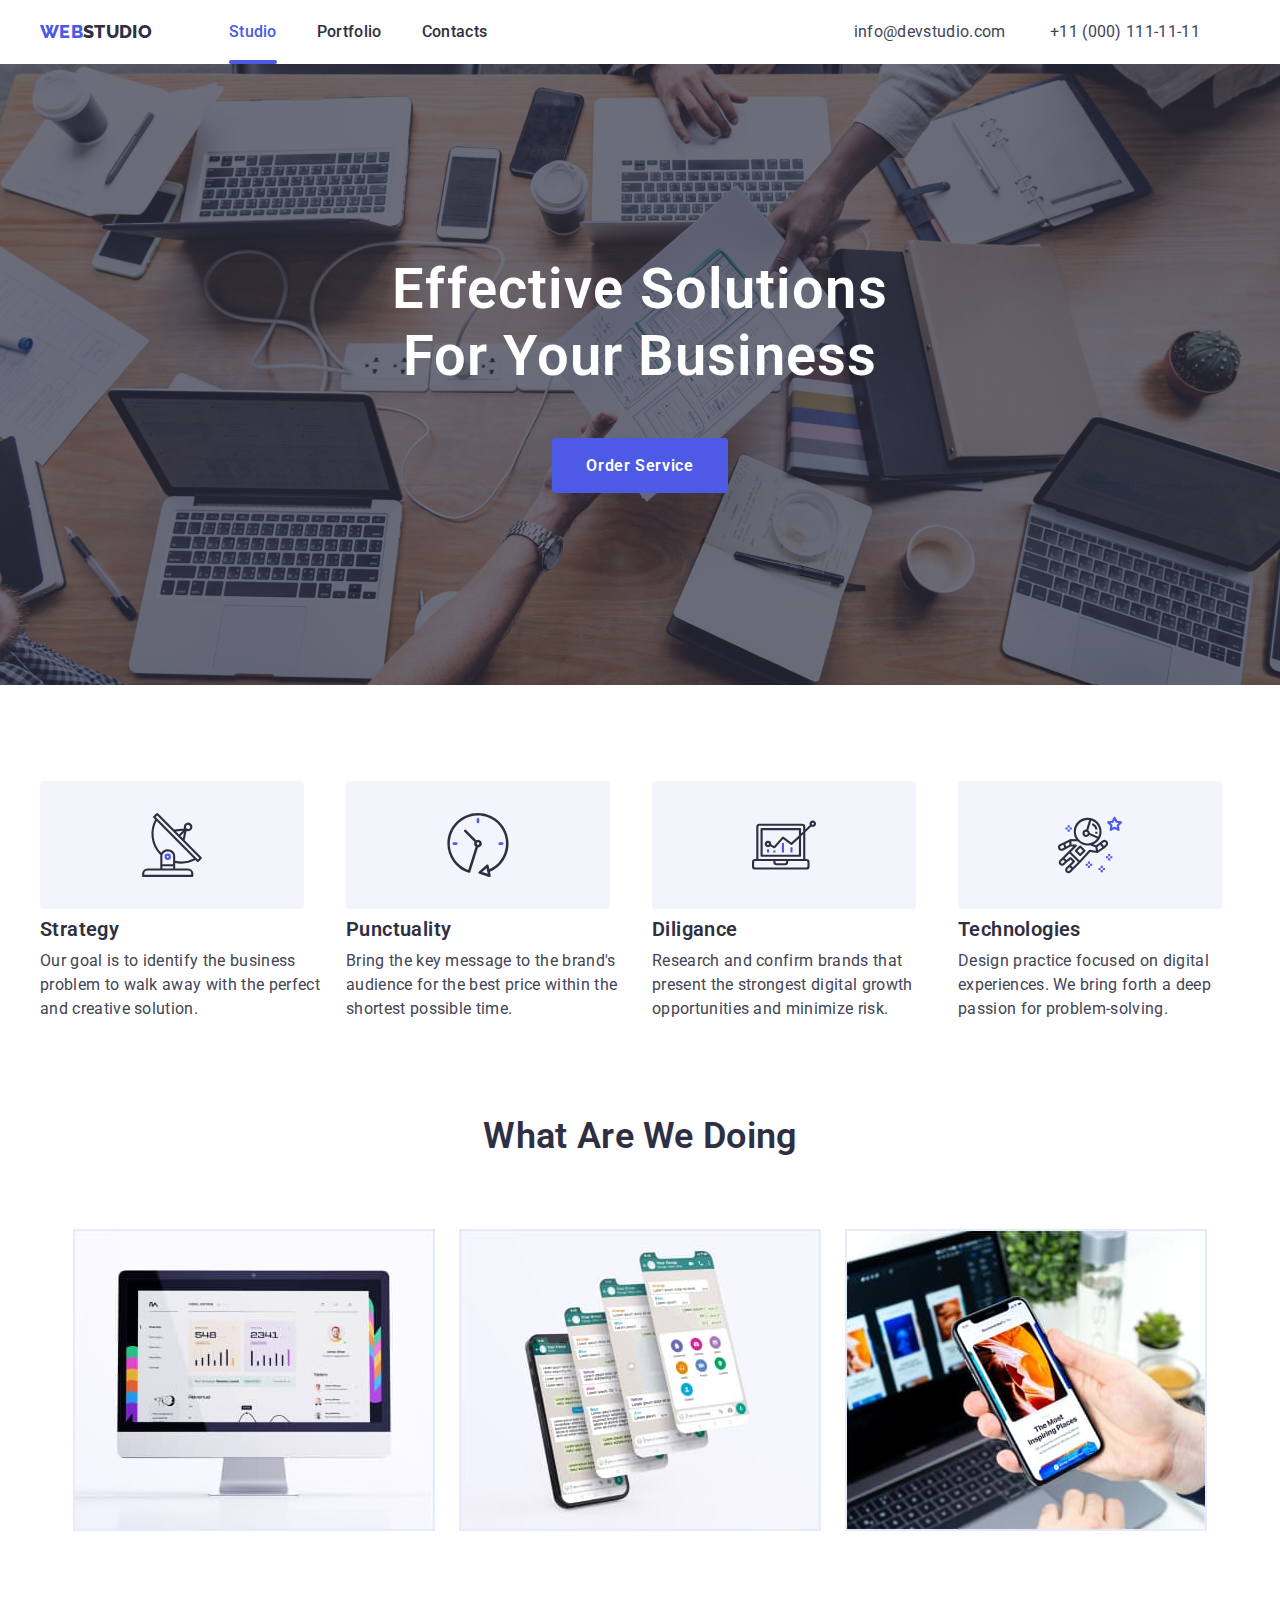
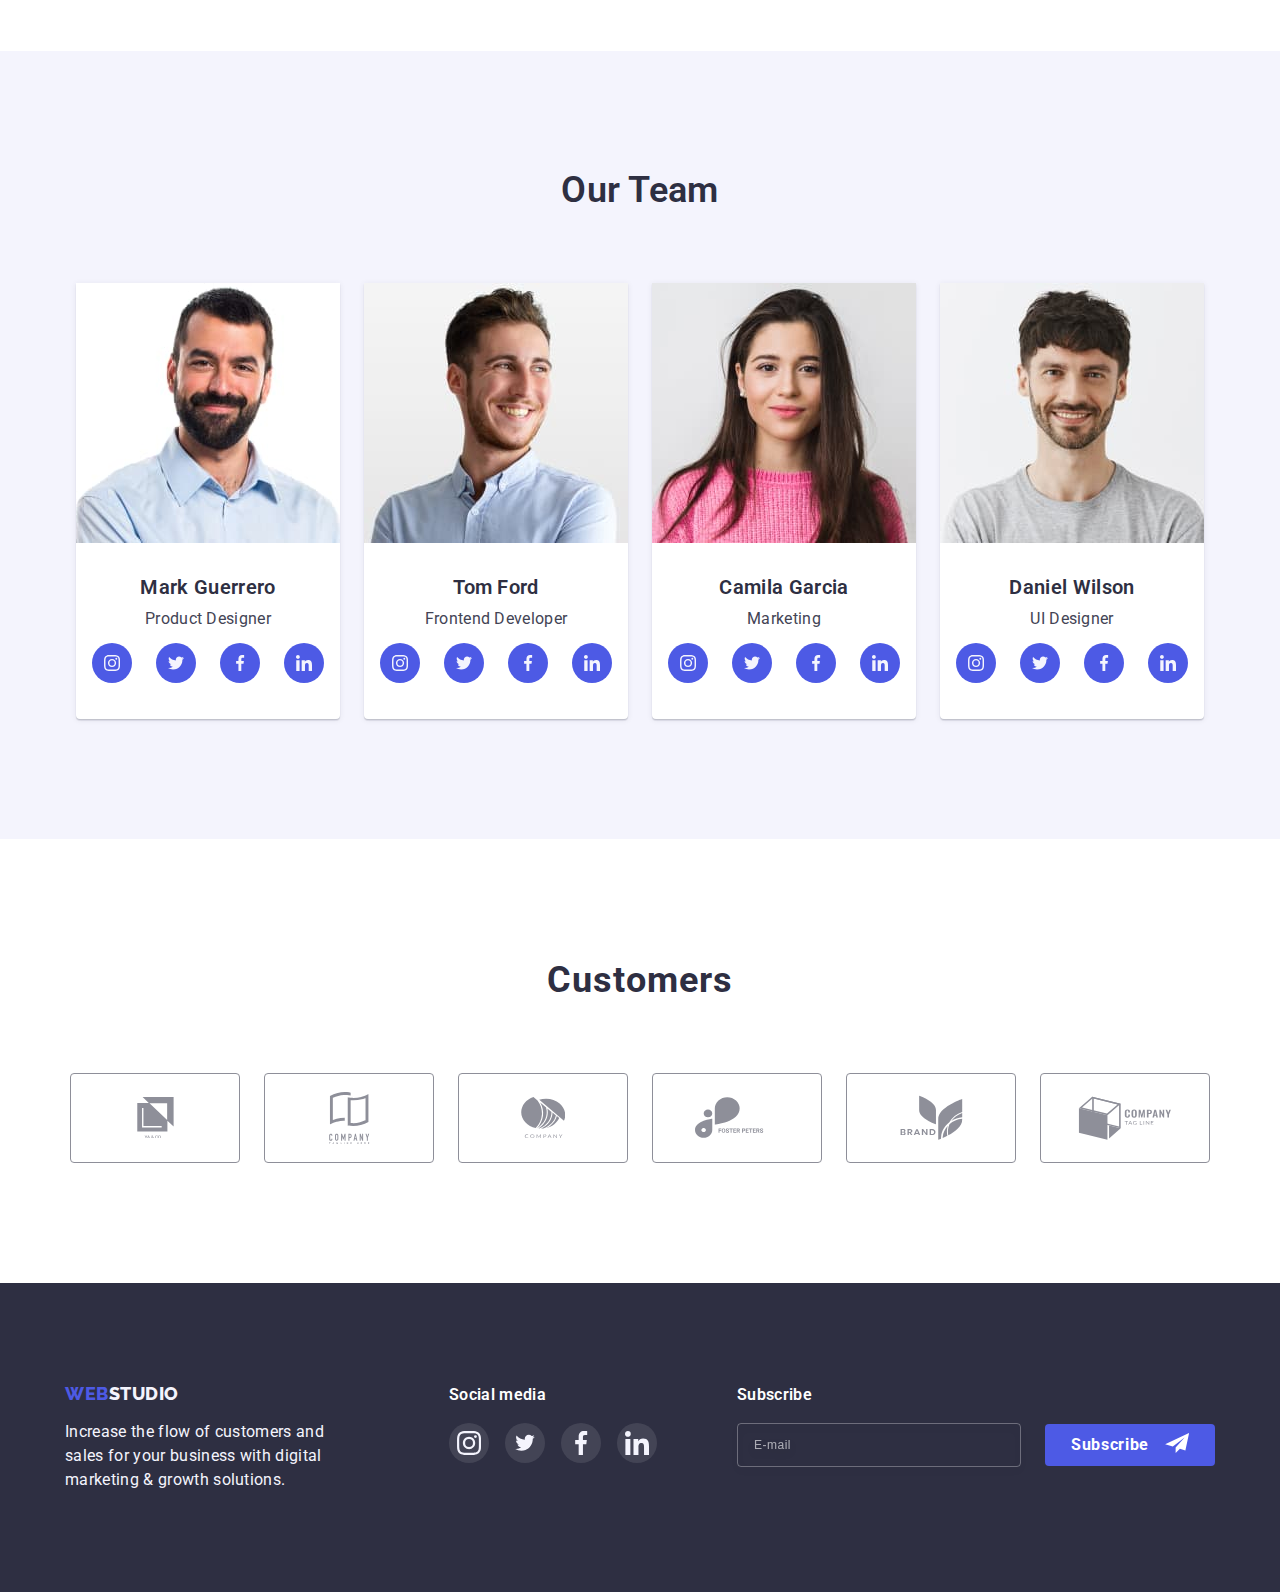
<file: index.html>
<!DOCTYPE html>
<html lang="en">
  <head>
    <meta charset="UTF-8" />
    <meta http-equiv="X-UA-Compatible" content="IE=edge" />
    <meta name="viewport" content="width=device-width, initial-scale=1.0" />
    <title>Document</title>
    <link
      href="https://fonts.googleapis.com/css2?family=Raleway:wght@800&family=Roboto:wght@400;500;700&display=swap"
      rel="stylesheet"
    />
    <link
      rel="stylesheet"
      href="https://cdnjs.cloudflare.com/ajax/libs/modern-normalize/1.1.0/modern-normalize.min.css"
      integrity="sha512-wpPYUAdjBVSE4KJnH1VR1HeZfpl1ub8YT/NKx4PuQ5NmX2tKuGu6U/JRp5y+Y8XG2tV+wKQpNHVUX03MfMFn9Q=="
      crossorigin="anonymous"
      referrerpolicy="no-referrer"
    />
    <link rel="stylesheet" href="./css/style.css" />
    <link rel="stylesheet" href="./css/mobile.css" />
    <link rel="stylesheet" href="./css/tablet.css" />
    <link rel="stylesheet" href="./css/desktop.css" />
  </head>
  <body>
    <header class="page">
      <div class="container main-nav">
        <a href="./index.html" class="logo">
          <span class="first-logo"> WEB </span> STUDIO
        </a>
        <nav class="navigation">
          <ul class="nav-page list">
            <li class="item"><a href="" class="link current">Studio</a></li>
            <li class="item">
              <a href="./portfolio.html" class="link">Portfolio</a>
            </li>
            <li class="item"><a href="" class="link">Contacts</a></li>
          </ul>
        </nav>
        <button type="button" class="mobile-menu-open js-open-menu">
          <svg class="mobile-menu-open_icon" width="32px" height="32px">
            <use href="./img/bcg-images/symbol-defs.svg#icon-hamburger"></use>
          </svg>
        </button>
        <ul class="adress-nav list">
          <li class="item">
            <a class="link" href="mailto:info@devstudio.com"
              >info@devstudio.com</a
            >
          </li>
          <li class="item">
            <a class="link" href="tel:+110001111111">+11 (000) 111-11-11</a>
          </li>
        </ul>
      </div>
      <div class="mobile-menu js-menu-container">
        <div class="container mobile-menu_container">
          <div class="mob-menu-top">
            <button type="button" class="mobile-menu-closed js-close-menu">
              <svg class="mobile-menu-closed_icon" width="8px" height="8px">
                <use href="./img/bcg-images/vector-defs.svg#icon-vector"></use>
              </svg>
            </button>
            <ul class="adress-nav-mobile list">
              <li class="mobile-item">
                <a class="mobile-link current" href="">Studio</a>
              </li>
              <li class="mobile-item">
                <a class="mobile-link" href="./portfolio.html">Portfolio</a>
              </li>
              <li class="mobile-item">
                <a class="mobile-link" href="">Contacts</a>
              </li>
            </ul>
          </div>
          <div class="mob-menu-bottom">
            <ul class="adress-mobile list">
              <li class="mobile-item">
                <a class="mobile-link phone" href="">+11 (000) 111-11-11</a>
              </li>
              <li class="mobile-item">
                <a class="mobile-link" href="">info@devstudio.com</a>
              </li>
            </ul>
            <ul class="mobile-list list">
              <li class="mobile-icon">
                <a href="" class="mobile-list-link">
                  <svg class="instagram-icon" width="24px" height="24px">
                    <use
                      href="./img/bcg-images/symbol-defs.svg#icon-instagram"
                    ></use>
                  </svg>
                </a>
              </li>
              <li class="mobile-icon">
                <a href="" class="mobile-list-link">
                  <svg class="twitter-icon" width="24px" height="24px">
                    <use
                      href="./img/bcg-images/symbol-defs.svg#icon-twitter"
                    ></use>
                  </svg>
                </a>
              </li>
              <li class="mobile-icon">
                <a href="" class="mobile-list-link">
                  <svg class="facebool-icon" width="24px" height="24px">
                    <use
                      href="./img/bcg-images/symbol-defs.svg#icon-facebook"
                    ></use>
                  </svg>
                </a>
              </li>
              <li class="mobile-icon">
                <a href="" class="mobile-list-link">
                  <svg class="linkedin-icon" width="24px" height="24px">
                    <use
                      href="./img/bcg-images/symbol-defs.svg#icon-linkedin"
                    ></use>
                  </svg>
                </a>
              </li>
            </ul>
          </div>
        </div>
      </div>
    </header>
    <main>
      <section class="hero overlay">
        <h1 class="tittle">Effective Solutions<br />for Your Business</h1>
        <button type="button" class="button" data-modal-open>
          Order Service
        </button>
        <div class="backdrop is-hidden" data-modal >
          <div class="modal">
            <h1 class="modal-header">
              Leave your contacts and we will call you back
            </h1>
            <button data-modal-close type="button" class="button-closed">
              <svg class="icon-closed" width="8px" height="8px">
                <use href="./img/bcg-images/vector-defs.svg#icon-vector"></use>
              </svg>
            </button>
            <form class="form">
              <div role="group">
                <label class="form-field">
                  <span class="form-label">Name</span>
                  <input type="text" name="name" />
                  <svg class="icon-person" width="18px" height="24px">
                    <use
                      href="./img/bcg-images/symbol-modal.svg#icon-person"
                    ></use>
                  </svg>
                </label>
                <label class="form-field">
                  <span class="form-label">Phone</span>
                  <input type="tel" name="phone-number" />
                  <svg class="icon-person" width="18px" height="24px">
                    <use
                      href="./img/bcg-images/symbol-modal.svg#icon-phone"
                    ></use>
                  </svg>
                </label>
                <label class="form-field">
                  <span class="form-label">Email</span>
                  <input type="email" name="email" />
                  <svg class="icon-person" width="18px" height="24px">
                    <use
                      href="./img/bcg-images/symbol-modal.svg#icon-email"
                    ></use>
                  </svg>
                </label>
                <label class="form-field">
                  <span class="form-label comment">Comment</span>
                  <textarea
                    class="textarea-form"
                    name="comment"
                    cols="30"
                    rows="10"
                    placeholder="Text input"
                  ></textarea>
                </label>
                <div class="checkbox-field">
                  <input class="checkbox" type="checkbox" id="checkbox" />
                  <span class="checkbox-icon"></span>
                  <label class="text-checkbox" for="checkbox"
                    >I accept the terms and conditions of the
                    <a class="policy-link" href="">Privacy Policy</a></label
                  >
                </div>
                <button class="submit-button" type="submit">Send</button>
              </div>
            </form>
          </div>
        </div>
      </section>
      <section class="feature-section">
        <div class="container">
          <h2 class="tittle secret-name">Pluses of the company</h2>
          <ul class="features list">
            <li class="item">
              <div class="icon">
                <svg class="icon-feature" width="64px" height="64px">
                  <use
                    href="./img/bcg-images/symbol-defs-features.svg#icon-antenna"
                  ></use>
                </svg>
              </div>
              <h3 class="tittle">Strategy</h3>
              <p class="text">
                Our goal is to identify the business problem to walk away with
                the perfect and creative solution.
              </p>
            </li>
            <li class="item icon-punctuality">
              <div class="icon">
                <svg class="icon-feature" width="64px" height="64px">
                  <use
                    href="./img/bcg-images/symbol-defs-features.svg#icon-clock"
                  ></use>
                </svg>
              </div>
              <h3 class="tittle">Punctuality</h3>
              <p class="text">
                Bring the key message to the brand's audience for the best price
                within the shortest possible time.
              </p>
            </li>
            <li class="item icon-diligance">
              <div class="icon">
                <svg class="icon-feature" width="64px" height="64px">
                  <use
                    href="./img/bcg-images/symbol-defs-features.svg#icon-diagram"
                  ></use>
                </svg>
              </div>
              <h3 class="tittle">Diligance</h3>
              <p class="text">
                Research and confirm brands that present the strongest digital
                growth opportunities and minimize risk.
              </p>
            </li>
            <li class="item icon-technologies">
              <div class="icon">
                <svg class="icon-feature" width="64px" height="64px">
                  <use
                    href="./img/bcg-images/symbol-defs-features.svg#icon-astronaut"
                  ></use>
                </svg>
              </div>
              <h3 class="tittle">Technologies</h3>
              <p class="text">
                Design practice focused on digital experiences. We bring forth a
                deep passion for problem-solving.
              </p>
            </li>
          </ul>
        </div>
      </section>
      <section class="company">
        <div class="container">
          <h2 class="company-tittle">What Are We Doing</h2>
          <ul class="company list">
            <li class="item">
              <img
                srcset="./img/Rectangle71-2x.jpg 2x"
                src="./img/Rectangle71.jpg"
                alt="desktop"
                width="360"
              />
            </li>
            <li class="item">
              <img
                srcset="./img/Rectangle72-2x.jpg 2x"
                src="./img/Rectangle72.jpg"
                alt="phone"
                width="360"
              />
            </li>
            <li class="item">
              <img
                srcset="./img/Rectangle73-2x.jpg 2x"
                src="./img/Rectangle73.jpg"
                alt="phone"
                width="360"
              />
            </li>
          </ul>
        </div>
      </section>
      <section class="team">
        <div class="container">
          <h2 class="team-tittle">Our team</h2>
          <ul class="workers list">
            <li class="item">
              <img
                srcset="./img/img1-2x.jpg 2x"
                src="./img/img1.jpg"
                alt="co-worker"
                width="264"
                class="img-margin"
              />
              <h3 class="name">Mark Guerrero</h3>
              <p class="text">Product Designer</p>
              <ul class="team-list list">
                <li class="icons-item">
                  <a href="" class="soc-link">
                    <svg class="instagram-icon" width="16px" height="16px">
                      <use
                        href="./img/bcg-images/symbol-defs.svg#icon-instagram"
                      ></use>
                    </svg>
                  </a>
                </li>
                <li class="icons-item">
                  <a href="" class="soc-link">
                    <svg class="twitter-icon" width="16px" height="16px">
                      <use
                        href="./img/bcg-images/symbol-defs.svg#icon-twitter"
                      ></use>
                    </svg>
                  </a>
                </li>
                <li class="icons-item">
                  <a href="" class="soc-link">
                    <svg class="facebook-icon" width="16px" height="16px">
                      <use
                        href="./img/bcg-images/symbol-defs.svg#icon-facebook"
                      ></use></svg
                  ></a>
                </li>
                <li class="icons-item">
                  <a href="" class="soc-link">
                    <svg class="linkedin-icon" width="16px" height="16px">
                      <use
                        href="./img/bcg-images/symbol-defs.svg#icon-linkedin"
                      ></use></svg
                  ></a>
                </li>
              </ul>
            </li>
            <li class="item">
              <img
                srcset="./img/img2-2x.jpg 2x"
                src="./img/img2.jpg"
                alt="co-worker"
                width="264"
                class="img-margin"
              />
              <h3 class="name">Tom Ford</h3>
              <p class="text">Frontend Developer</p>
              <ul class="team-list list">
                <li class="icons-item">
                  <a href="" class="soc-link">
                    <svg class="instagram-icon" width="16px" height="16px">
                      <use
                        href="./img/bcg-images/symbol-defs.svg#icon-instagram"
                      ></use>
                    </svg>
                  </a>
                </li>
                <li class="icons-item">
                  <a href="" class="soc-link">
                    <svg class="twitter-icon" width="16px" height="16px">
                      <use
                        href="./img/bcg-images/symbol-defs.svg#icon-twitter"
                      ></use>
                    </svg>
                  </a>
                </li>
                <li class="icons-item">
                  <a href="" class="soc-link">
                    <svg class="facebook-icon" width="16px" height="16px">
                      <use
                        href="./img/bcg-images/symbol-defs.svg#icon-facebook"
                      ></use></svg
                  ></a>
                </li>
                <li class="icons-item">
                  <a href="" class="soc-link">
                    <svg class="linkedin-icon" width="16px" height="16px">
                      <use
                        href="./img/bcg-images/symbol-defs.svg#icon-linkedin"
                      ></use></svg
                  ></a>
                </li>
              </ul>
            </li>
            <li class="item">
              <img
                srcset="./img/img3-2x.jpg 2x"
                src="./img/img3.jpg"
                alt="co-worker"
                width="264"
                class="img-margin"
              />
              <h3 class="name">Camila Garcia</h3>
              <p class="text">Marketing</p>
              <ul class="team-list list">
                <li class="icons-item">
                  <a href="" class="soc-link">
                    <svg class="instagram-icon" width="16px" height="16px">
                      <use
                        href="./img/bcg-images/symbol-defs.svg#icon-instagram"
                      ></use>
                    </svg>
                  </a>
                </li>
                <li class="icons-item">
                  <a href="" class="soc-link">
                    <svg class="twitter-icon" width="16px" height="16px">
                      <use
                        href="./img/bcg-images/symbol-defs.svg#icon-twitter"
                      ></use>
                    </svg>
                  </a>
                </li>
                <li class="icons-item">
                  <a href="" class="soc-link">
                    <svg class="facebook-icon" width="16px" height="16px">
                      <use
                        href="./img/bcg-images/symbol-defs.svg#icon-facebook"
                      ></use></svg
                  ></a>
                </li>
                <li class="icons-item">
                  <a href="" class="soc-link">
                    <svg class="linkedin-icon" width="16px" height="16px">
                      <use
                        href="./img/bcg-images/symbol-defs.svg#icon-linkedin"
                      ></use></svg
                  ></a>
                </li>
              </ul>
            </li>
            <li class="item">
              <img
                srcset="./img/img4-2x.jpg 2x"
                src="./img/img4.jpg"
                alt="co-worker"
                width="264"
                class="img-margin"
              />
              <h3 class="name">Daniel Wilson</h3>
              <p class="text">UI Designer</p>
              <ul class="team-list list">
                <li class="icons-item">
                  <a href="" class="soc-link">
                    <svg class="instagram-icon" width="16px" height="16px">
                      <use
                        href="./img/bcg-images/symbol-defs.svg#icon-instagram"
                      ></use>
                    </svg>
                  </a>
                </li>
                <li class="icons-item">
                  <a href="" class="soc-link">
                    <svg class="twitter-icon" width="16px" height="16px">
                      <use
                        href="./img/bcg-images/symbol-defs.svg#icon-twitter"
                      ></use>
                    </svg>
                  </a>
                </li>
                <li class="icons-item">
                  <a href="" class="soc-link">
                    <svg class="facebook-icon" width="16px" height="16px">
                      <use
                        href="./img/bcg-images/symbol-defs.svg#icon-facebook"
                      ></use></svg
                  ></a>
                </li>
                <li class="icons-item">
                  <a href="" class="soc-link">
                    <svg class="linkedin-icon" width="16px" height="16px">
                      <use
                        href="./img/bcg-images/symbol-defs.svg#icon-linkedin"
                      ></use>
                    </svg>
                  </a>
                </li>
              </ul>
            </li>
          </ul>
        </div>
      </section>
      <section class="customers-section">
        <div class="container">
          <h1 class="customers-tittle">Customers</h1>
          <ul class="customers list">
            <li class="customers-item">
              <a href="" class="customers-link">
                <svg class="picture" width="41px" height="41.67px">
                  <use
                    href="./img/bcg-images/symbol-defs-customers.svg#icon-group"
                  ></use>
                </svg>
              </a>
            </li>
            <li class="customers-item">
              <a href="" class="customers-link">
                <svg class="picture" width="41px" height="52px">
                  <use
                    href="./img/bcg-images/symbol-defs-customers.svg#icon-group-2"
                  ></use>
                </svg>
              </a>
            </li>
            <li class="customers-item">
              <a href="" class="customers-link">
                <svg class="picture" width="44px" height="41px">
                  <use
                    href="./img/bcg-images/symbol-defs-customers.svg#icon-group-3"
                  ></use>
                </svg>
              </a>
            </li>
            <li class="customers-item">
              <a href="" class="customers-link">
                <svg class="picture" width="84px" height="41px">
                  <use
                    href="./img/bcg-images/symbol-defs-customers.svg#icon-group-4"
                  ></use>
                </svg>
              </a>
            </li>
            <li class="customers-item">
              <a href="" class="customers-link">
                <svg class="picture" width="63px" height="45px">
                  <use
                    href="./img/bcg-images/symbol-defs-customers.svg#icon-group-5"
                  ></use>
                </svg>
              </a>
            </li>
            <li class="customers-item">
              <a href="" class="customers-link">
                <svg class="picture" width="94px" height="44px">
                  <use
                    href="./img/bcg-images/symbol-defs-customers.svg#icon-group-6"
                  ></use>
                </svg>
              </a>
            </li>
          </ul>
        </div>
      </section>
    </main>
    <footer class="end">
      <div class="container footer">
        <div class="logotype">
          <a href="./index.html" class="end logo">
            <span class="first-logo"> WEB </span> STUDIO
          </a>
          <p class="text-footer">
            Increase the flow of customers and sales for your business with
            digital marketing & growth solutions.
          </p>
        </div>
        <div class="social-media">
          <h2 class="tittle-social">Social media</h2>
          <ul class="social list">
            <li class="social-item">
              <a href="" class="social-link">
                <svg class="social-instagram" width="24px" height="24px">
                  <use
                    href="./img/bcg-images/symbol-defs.svg#icon-instagram"
                  ></use>
                </svg>
              </a>
            </li>
            <li class="social-item">
              <a href="" class="social-link">
                <svg class="social-twitter" width="24px" height="19.5px">
                  <use
                    href="./img/bcg-images/symbol-defs.svg#icon-twitter"
                  ></use>
                </svg>
              </a>
            </li>
            <li class="social-item">
              <a href="" class="social-link">
                <svg class="social-facebook" width="24px" height="24px">
                  <use
                    href="./img/bcg-images/symbol-defs.svg#icon-facebook"
                  ></use>
                </svg>
              </a>
            </li>
            <li class="social-item">
              <a href="" class="social-link">
                <svg class="social-linkedin" width="24px" height="24px">
                  <use
                    href="./img/bcg-images/symbol-defs.svg#icon-linkedin"
                  ></use>
                </svg>
              </a>
            </li>
          </ul>
        </div>
        <form class="footer-form">
          <h2 class="tittle-social">Subscribe</h2>
          <div class="footer-subcribe">
            <input
              class="subcribe-field"
              type="email"
              name="email"
              placeholder="E-mail"
            />
            <button class="subcribe" type="submit">
              Subscribe
              <svg class="icon-telegram" width="24px" height="20px">
                <use href="./img/bcg-images/send-defs.svg#icon-send"></use>
              </svg>
            </button>
          </div>
        </form>
      </div>
    </footer>
    <script src="./js/mobile-menu.js"></script>
    <script src="./js/modal.js"></script>
  </body>
</html>
</file>
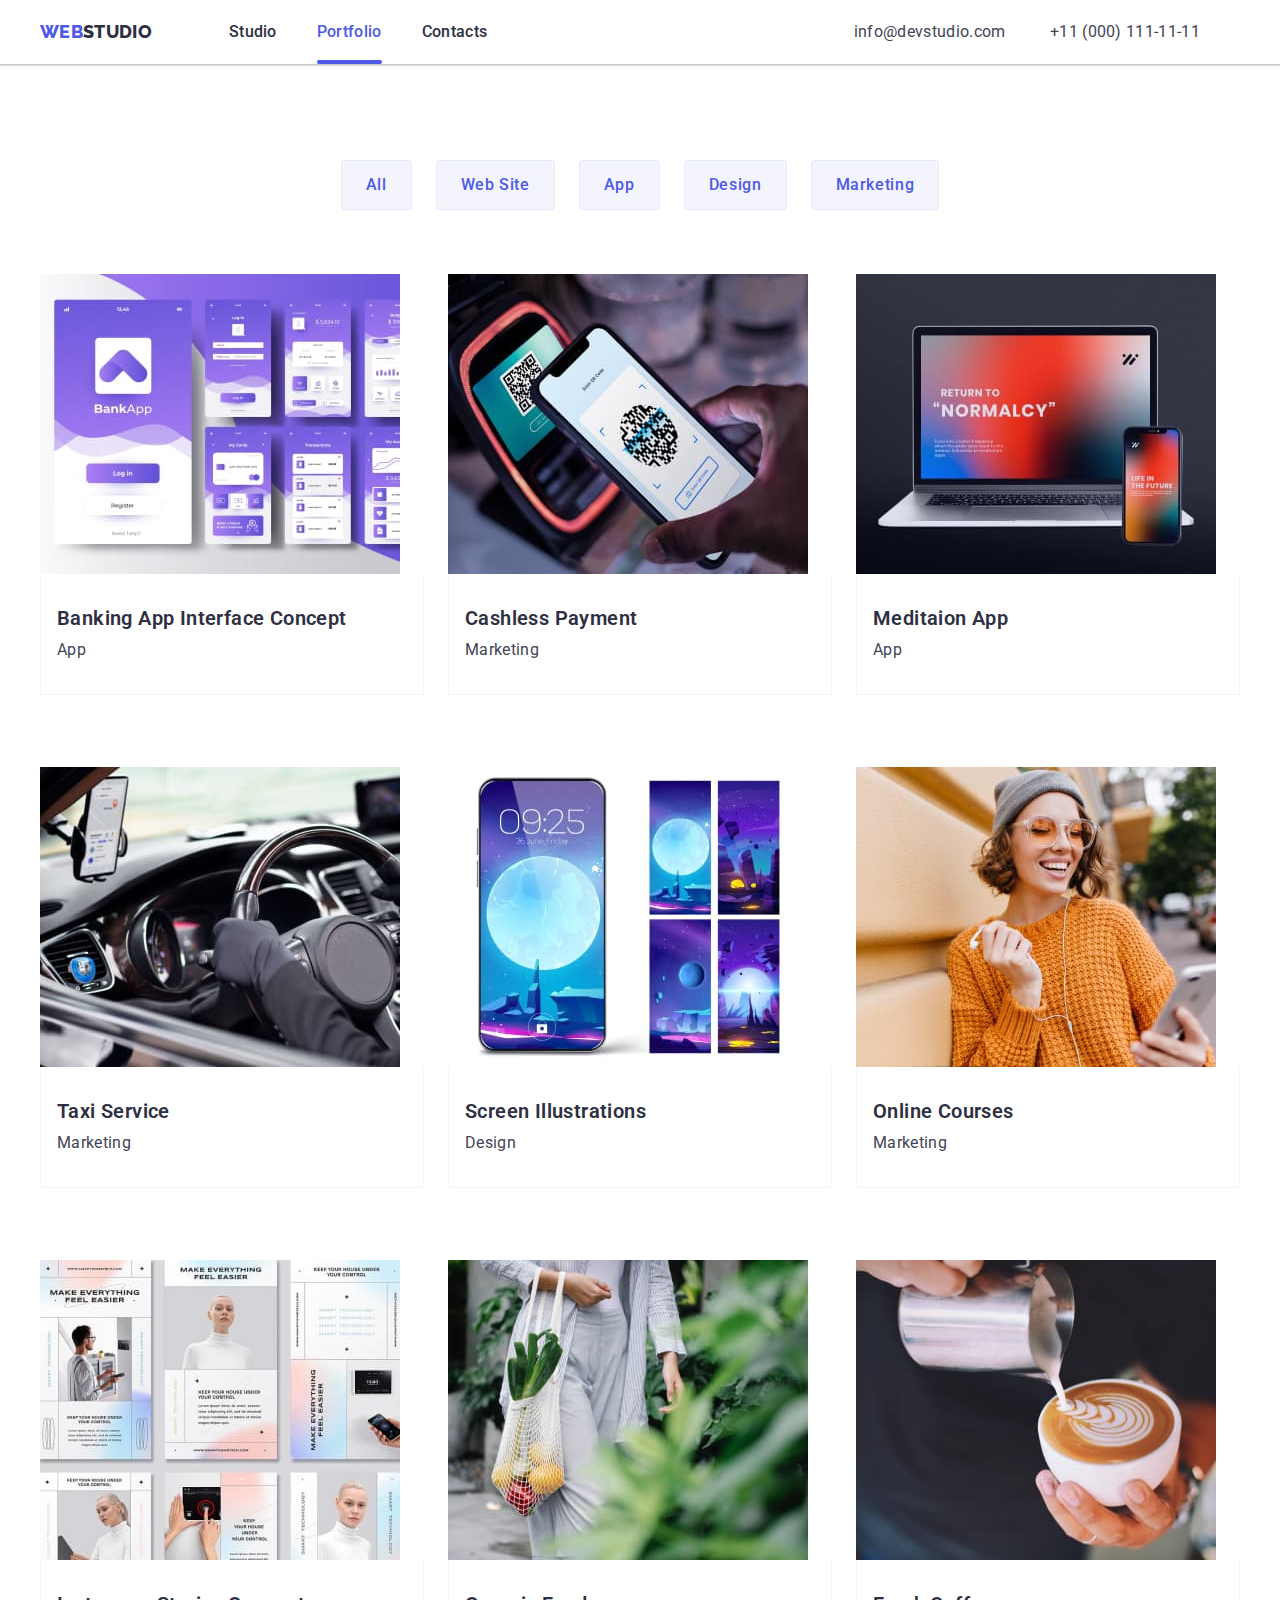
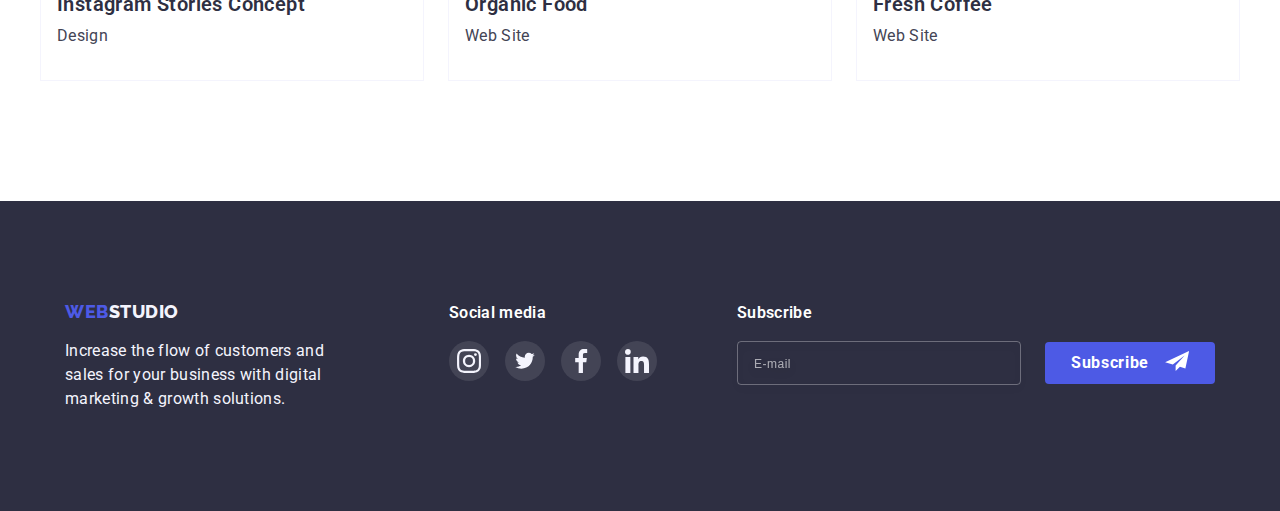
<file: portfolio.html>
<!DOCTYPE html>
<html lang="en">
  <head>
    <meta charset="UTF-8" />
    <meta http-equiv="X-UA-Compatible" content="IE=edge" />
    <meta name="viewport" content="width=device-width, initial-scale=1.0" />
    <title>Document</title>
    <link
      href="https://fonts.googleapis.com/css2?family=Raleway:wght@800&family=Roboto:wght@400;500;700&display=swap"
      rel="stylesheet"
    />
    <link
      rel="stylesheet"
      href="https://cdnjs.cloudflare.com/ajax/libs/modern-normalize/1.1.0/modern-normalize.min.css"
      integrity="sha512-wpPYUAdjBVSE4KJnH1VR1HeZfpl1ub8YT/NKx4PuQ5NmX2tKuGu6U/JRp5y+Y8XG2tV+wKQpNHVUX03MfMFn9Q=="
      crossorigin="anonymous"
      referrerpolicy="no-referrer"
    />
    <link rel="stylesheet" href="./css/style.css" />
    <link rel="stylesheet" href="./css/mobile.css" />
    <link rel="stylesheet" href="./css/tablet.css" />
    <link rel="stylesheet" href="./css/desktop.css" />
  </head>
  <body>
    <header class="page">
      <div class="container main-nav">
        <a href="./index.html" class="logo">
          <span class="first-logo"> WEB </span> STUDIO
        </a>
        <nav class="navigation">
          <ul class="nav-page list">
            <li class="item"><a href="./index.html" class="link">Studio</a></li>
            <li class="item">
              <a href="./portfolio.html" class="link current">Portfolio</a>
            </li>
            <li class="item"><a href="" class="link">Contacts</a></li>
          </ul>
        </nav>
        <button type="button" class="mobile-menu-open js-open-menu">
          <svg class="mobile-menu-open_icon" width="32px" height="32px">
            <use href="./img/bcg-images/symbol-defs.svg#icon-hamburger"></use>
          </svg>
        </button>
        <ul class="adress-nav list">
          <li class="item">
            <a class="link" href="mailto:info@devstudio.com"
              >info@devstudio.com</a
            >
          </li>
          <li class="item">
            <a class="link" href="tel:+110001111111">+11 (000) 111-11-11</a>
          </li>
        </ul>
      </div>
      <div class="mobile-menu js-menu-container">
        <div class="container mobile-menu_container">
          <div class="mob-menu-top">
            <button type="button" class="mobile-menu-closed js-close-menu">
              <svg class="mobile-menu-closed_icon" width="8px" height="8px">
                <use href="./img/bcg-images/vector-defs.svg#icon-vector"></use>
              </svg>
            </button>
            <ul class="adress-nav-mobile list">
              <li class="mobile-item">
                <a class="mobile-link " href="./index.html">Studio</a>
              </li>
              <li class="mobile-item">
                <a class="mobile-link current" href="">Portfolio</a>
              </li>
              <li class="mobile-item">
                <a class="mobile-link" href="">Contacts</a>
              </li>
            </ul>
          </div>
          <div class="mob-menu-bottom">
            <ul class="adress-mobile list">
              <li class="mobile-item">
                <a class="mobile-link phone" href="">+11 (000) 111-11-11</a>
              </li>
              <li class="mobile-item">
                <a class="mobile-link" href="">info@devstudio.com</a>
              </li>
            </ul>
            <ul class="mobile-list list">
              <li class="mobile-icon">
                <a href="" class="mobile-list-link">
                  <svg class="instagram-icon" width="24px" height="24px">
                    <use
                      href="./img/bcg-images/symbol-defs.svg#icon-instagram"
                    ></use>
                  </svg>
                </a>
              </li>
              <li class="mobile-icon">
                <a href="" class="mobile-list-link">
                  <svg class="twitter-icon" width="24px" height="24px">
                    <use
                      href="./img/bcg-images/symbol-defs.svg#icon-twitter"
                    ></use>
                  </svg>
                </a>
              </li>
              <li class="mobile-icon">
                <a href="" class="mobile-list-link">
                  <svg class="facebool-icon" width="24px" height="24px">
                    <use
                      href="./img/bcg-images/symbol-defs.svg#icon-facebook"
                    ></use>
                  </svg>
                </a>
              </li>
              <li class="mobile-icon">
                <a href="" class="mobile-list-link">
                  <svg class="linkedin-icon" width="24px" height="24px">
                    <use
                      href="./img/bcg-images/symbol-defs.svg#icon-linkedin"
                    ></use>
                  </svg>
                </a>
              </li>
            </ul>
          </div>
        </div>
      </div>
    </header>
    <main>
      <section class="portfolio container">
        <div class="navigation-buttons">
          <ul class="buttons list">
            <li class="item">
              <button type="button" class="link">All</button>
            </li>
            <li class="item">
              <button type="button" class="link">Web Site</button>
            </li>
            <li class="item">
              <button type="button" class="link">App</button>
            </li>
            <li class="item">
              <button type="button" class="link">Design</button>
            </li>
            <li class="item">
              <button type="button" class="link">Marketing</button>
            </li>
          </ul>
          <h1 class="secret-name">Examples of work</h1>
          <ul class="examples list">
            <li class="item">
              <a href="" class="link">
                <div class="product-thumb">
                  <div class="overlay-text">
                    <div class="action-text">
                      <p class="text-on-picture">
                        14 Stylish and User-Friendly App Design Concepts · Task
                        Manager App · Calorie Tracker App · Exotic Fruit
                        Ecommerce App · Cloud Storage App
                      </p>
                    </div>
                  </div>
                  <img
                    src="./img/portfolio-images/img1.jpg"
                    alt="App"
                    width="360"
                    height="300"
                    class="image"
                  />
                </div>
                <div class="border">
                  <h3 class="tittle">Banking App Interface Concept</h3>
                  <p class="examples-text">App</p>
                </div>
              </a>
            </li>
            <li class="item">
              <a href="" class="link">
                <div class="product-thumb">
                  <div class="overlay-text">
                    <div class="action-text">
                      <p class="text-on-picture">
                        14 Stylish and User-Friendly App Design Concepts · Task
                        Manager App · Calorie Tracker App · Exotic Fruit
                        Ecommerce App · Cloud Storage App
                      </p>
                    </div>
                  </div>
                  <img
                    src="./img/portfolio-images/img2.jpg"
                    alt="Marketing"
                    width="360"
                    height="300"
                    class="image"
                  />
                </div>
                <div class="border">
                  <h3 class="tittle">Cashless Payment</h3>
                  <p class="examples-text">Marketing</p>
                </div>
              </a>
            </li>
            <li class="item">
              <a href="" class="link">
                <div class="product-thumb">
                  <div class="overlay-text">
                    <div class="action-text">
                      <p class="text-on-picture">
                        14 Stylish and User-Friendly App Design Concepts · Task
                        Manager App · Calorie Tracker App · Exotic Fruit
                        Ecommerce App · Cloud Storage App
                      </p>
                    </div>
                  </div>
                  <img
                    src="./img/portfolio-images/img3.jpg"
                    alt="Meditation"
                    width="360"
                    height="300"
                    class="image"
                  />
                </div>
                <div class="border">
                  <h3 class="tittle">Meditaion App</h3>
                  <p class="examples-text">App</p>
                </div>
              </a>
            </li>
            <li class="item">
              <a href="" class="link">
                <div class="product-thumb">
                  <div class="overlay-text">
                    <div class="action-text">
                      <p class="text-on-picture">
                        14 Stylish and User-Friendly App Design Concepts · Task
                        Manager App · Calorie Tracker App · Exotic Fruit
                        Ecommerce App · Cloud Storage App
                      </p>
                    </div>
                  </div>
                  <img
                    src="./img/portfolio-images/img4.jpg"
                    alt="Meditation"
                    width="360"
                    height="300"
                    class="image"
                  />
                </div>
                <div class="border">
                  <h3 class="tittle">Taxi Service</h3>
                  <p class="examples-text">Marketing</p>
                </div>
              </a>
            </li>
            <li class="item">
              <a href="" class="link">
                <div class="product-thumb">
                  <div class="overlay-text">
                    <div class="action-text">
                      <p class="text-on-picture">
                        14 Stylish and User-Friendly App Design Concepts · Task
                        Manager App · Calorie Tracker App · Exotic Fruit
                        Ecommerce App · Cloud Storage App
                      </p>
                    </div>
                  </div>
                  <img
                    src="./img/portfolio-images/img5.jpg"
                    alt="Screen Illustrations"
                    width="360"
                    height="300"
                    class="image"
                  />
                </div>
                <div class="border">
                  <h3 class="tittle">Screen Illustrations</h3>
                  <p class="examples-text">Design</p>
                </div>
              </a>
            </li>
            <li class="item">
              <a href="" class="link">
                <div class="product-thumb">
                  <div class="overlay-text">
                    <div class="action-text">
                      <p class="text-on-picture">
                        14 Stylish and User-Friendly App Design Concepts · Task
                        Manager App · Calorie Tracker App · Exotic Fruit
                        Ecommerce App · Cloud Storage App
                      </p>
                    </div>
                  </div>
                  <img
                    src="./img/portfolio-images/img6.jpg"
                    alt="Courses"
                    width="360"
                    height="300"
                    class="image"
                  />
                </div>
                <div class="border">
                  <h3 class="tittle">Online Courses</h3>
                  <p class="examples-text">Marketing</p>
                </div>
              </a>
            </li>
            <li class="item">
              <a href="" class="link">
                <div class="product-thumb">
                  <div class="overlay-text">
                    <div class="action-text">
                      <p class="text-on-picture">
                        14 Stylish and User-Friendly App Design Concepts · Task
                        Manager App · Calorie Tracker App · Exotic Fruit
                        Ecommerce App · Cloud Storage App
                      </p>
                    </div>
                  </div>
                  <img
                    src="./img/portfolio-images/img7.jpg"
                    alt="Stories"
                    width="360"
                    height="300"
                    class="image"
                  />
                </div>
                <div class="border">
                  <h3 class="tittle">Instagram Stories Concept</h3>
                  <p class="examples-text">Design</p>
                </div>
              </a>
            </li>
            <li class="item">
              <a href="" class="link">
                <div class="product-thumb">
                  <div class="overlay-text">
                    <div class="action-text">
                      <p class="text-on-picture">
                        14 Stylish and User-Friendly App Design Concepts · Task
                        Manager App · Calorie Tracker App · Exotic Fruit
                        Ecommerce App · Cloud Storage App
                      </p>
                    </div>
                  </div>
                  <img
                    src="./img/portfolio-images/img8.jpg"
                    alt="Food"
                    width="360"
                    height="300"
                    class="image"
                  />
                </div>
                <div class="border">
                  <h3 class="tittle">Organic Food</h3>
                  <p class="examples-text">Web Site</p>
                </div>
              </a>
            </li>
            <li class="item">
              <a href="" class="link">
                <div class="product-thumb">
                  <div class="overlay-text">
                    <div class="action-text">
                      <p class="text-on-picture">
                        14 Stylish and User-Friendly App Design Concepts · Task
                        Manager App · Calorie Tracker App · Exotic Fruit
                        Ecommerce App · Cloud Storage App
                      </p>
                    </div>
                  </div>
                  <img
                    src="./img/portfolio-images/img9.jpg"
                    alt="Coffee"
                    width="360"
                    height="300"
                    class="image"
                  />
                </div>
                <div class="border">
                  <h3 class="tittle">Fresh Coffee</h3>
                  <p class="examples-text">Web Site</p>
                </div>
              </a>
            </li>
          </ul>
        </div>
      </section>
    </main>
    <footer class="end">
      <div class="container footer">
        <div class="logotype">
          <a href="./index.html" class="end logo">
            <span class="first-logo"> WEB </span> STUDIO
          </a>
          <p class="text-footer">
            Increase the flow of customers and
            sales for your business with digital 
            marketing & growth solutions.
          </p>
        </div>
        <div class="social-media">
          <h2 class="tittle-social">Social media</h2>
          <ul class="social list">
            <li class="social-item">
              <a href="" class="social-link">
                <svg class="social-instagram" width="24px" height="24px">
                  <use
                    href="./img/bcg-images/symbol-defs.svg#icon-instagram"
                  ></use>
                </svg>
              </a>
            </li>
            <li class="social-item">
              <a href="" class="social-link">
                <svg class="social-twitter" width="24px" height="19.5px">
                  <use
                    href="./img/bcg-images/symbol-defs.svg#icon-twitter"
                  ></use>
                </svg>
              </a>
            </li>
            <li class="social-item">
              <a href="" class="social-link">
                <svg class="social-facebook" width="24px" height="24px">
                  <use
                    href="./img/bcg-images/symbol-defs.svg#icon-facebook"
                  ></use>
                </svg>
              </a>
            </li>
            <li class="social-item">
              <a href="" class="social-link">
                <svg class="social-linkedin" width="24px" height="24px">
                  <use
                    href="./img/bcg-images/symbol-defs.svg#icon-linkedin"
                  ></use>
                </svg>
              </a>
            </li>
          </ul>
        </div>
        <div class="subcribe-part">
          <form>
            <h2 class="tittle-social">Subscribe</h2>
            <div class="footer-subcribe">
              <input
                class="subcribe-field"
                type="email"
                name="email"
                placeholder="E-mail"
              />
              <button class="subcribe" type="submit">
                Subscribe
                <svg class="icon-telegram" width="24px" height="20px">
                  <use href="./img/bcg-images/send-defs.svg#icon-send"></use>
                </svg>
              </button>
            </div>
          </form>
        </div>
      </div>
    </footer>
    <script src="./js/mobile-menu.js"></script>

  </body>
</html>
</file>
<file: css/style.css>
:root {
  --headers-color: #2e2f42;
  --text-color: #434455;
  --primaty-bcg-color: #e5e5e5;
  --hover-link-color: #4d5ae5;
}
/*the main color of headers #2E2F42 */
/* the main color of text #434455*/



.list {
  list-style: none;
  padding: 0;
  margin: 0;
}
h1,
h2,
h3,
h4,
h5,
h6 {
  color: var(--headers-color);
  margin: 0;
}
ul {
  margin: 0;
  padding: 0;
}
body {
  background-color: #fff;
  color: var(--text-color);
  font-family: Roboto, sans-serif;
  letter-spacing: 0.02em;
  font-size: 16px;
  line-height: 1.5;
  margin: 0;
}

img {
  display: block;
  height: auto;
  max-width: 100%;
}
.secret-name {
  position: absolute;
  width: 1px;
  height: 1px;
  margin: -1px;
  padding: 0;
  overflow: hidden;
  border: 0;
  clip: rect(0 0 0 0);
}
.container{
  width: 100% ;
  padding-left: 16px;
  padding-right: 16px;
  margin: 0;
}

/*logotype*/
.page {
  background-color: #ffffff;
  box-shadow: 0px 2px 1px rgba(46, 47, 66, 0.08),
    0px 1px 1px rgba(46, 47, 66, 0.16), 0px 1px 6px rgba(46, 47, 66, 0.08);
}
.logo {
  display: flex;
  color: var(--headers-color);
  text-decoration: none;
  font-family: Raleway, sans-serif;
  font-weight: 800;
  font-size: 18px;
  line-height: 1.3;
  margin: 0;
  padding: 0;
  margin-right: 77px;
}
.first-logo {
  color: #4d5ae5;
  margin: 0;
  padding: 0;
}
.mobile-menu-open{
  background-color: transparent;
  border: none;
  padding: 0 ;
  height: 32px;
  opacity: 1;
  transition: opacity 250ms  cubic-bezier(0.4, 0, 0.2, 1);
}
.mobile-menu-open:hover{
  opacity: 0;
}

/* page navigation*/
.container .nav-page {
  display: flex;
  color: #2e2f42;
  text-decoration: none;
}
@media screen and (max-width: 767px) {
  .navigation{
    display: none;
    margin: 0;
  }
  .adress-nav{
    display: none;
  }
  .container.main-nav{
    display: flex;
    align-items: center;
    justify-content: space-between;
  }
  .page{
    padding-top: 24px;
    padding-bottom: 24px;
  }
}
/* -----MOBILE-MENU------ */
.mobile-menu{
  position: fixed;
  width: 100%;
  height: 100%;
  z-index: 1000;
  background-color: white;
  top: 0;
  left: 0;
  transform: translateX(100%);
  transition: transform 250ms ease-in-out ;
}
.mobile-menu > .container{
  height: 100% ;
  display: flex;
  flex-direction: column;
  justify-content: space-between;
  padding-bottom: 40px;
  padding-left: 40px;
  padding-right: 51px;
}

.mobile-menu.is-open{
  transform: translateX(0);
}
.mobile-menu_container{
  position: relative;
  padding-left: 40px;
  padding-top: 80px;
  margin-bottom: 40px;
}
.mobile-menu-closed{
  position: absolute;
  top: 40px;
  right: 40px;
  background-color: #e7e9fc;
  border: 1px solid rgba(0, 0, 0, 0.1);
  border-radius: 50%;
  padding: 0;
  display: flex;
  align-items: center;
  justify-content: center ;
  height: 24px;
  width: 24px;
  transition: border 250ms cubic-bezier(0.4, 0, 0.2, 1), 
  box-shadow 250ms cubic-bezier(0.4, 0, 0.2, 1);
}
.mobile-menu-closed:hover {
  border: transparent;
  box-shadow: 0px 1px 6px rgba(46, 47, 66, 0.08),
    0px 1px 1px rgba(46, 47, 66, 0.16), 0px 2px 1px rgba(46, 47, 66, 0.08);
}


.adress-nav-mobile .mobile-link{
  text-decoration: none;
  display: block;
  font-family: 'Roboto';
  font-weight: 600;
  font-size: 36px;
  line-height: 40px;
  letter-spacing: 0.02em;
  text-transform: capitalize;
  color: #2E2F42;
}
.adress-nav-mobile{
  margin-bottom: 20px;
}
.adress-nav-mobile .mobile-item:not(:last-child){
  margin-bottom: 40px;
}
.adress-mobile{
  margin-bottom: 48px;
}
.adress-mobile .mobile-link{
  font-family: 'Roboto';
  font-weight: 600;
  font-size: 20px;
  line-height: 24px;
  letter-spacing: 0.02em;
  color: #434455;
  text-decoration: none;
}
.adress-mobile .mobile-link.phone{
  font-family: 'Roboto';
  font-weight: 600;
  font-size: 36px;
  line-height: 40px;
  text-transform: capitalize;
  color: #4D5AE5;
}
.adress-mobile .mobile-item:not(:last-child){
  padding-bottom: 40px;
}
.mobile-link.current{
    color: var(--hover-link-color);
  }

.mobile-list{
  display: flex;
  justify-content: space-between;
}
.mobile-icon {
  width: 40px;
  height: 40px;
}
.mobile-list-link {
  display: flex;
  justify-content: center;
  align-items: center;
  width: 100%;
  height: 100%;
  background-color: #4d5ae5;
  border-radius: 50%;
  justify-content: center;
  fill: #f4f4fd;
}
/* -----MOBILE-MENU------ */
.main-nav {
  display: flex;
  align-items: center;
}

.nav-page .item:not(:last-child) {
  margin-right: 40px;
}
.nav-page .link {
  position: relative;
}
.nav-page .link::after {
  position: absolute;
  content: "";
  bottom: 0;
  left: 0;
  width: 100%;
  height: 4px;
  background-color: var(--hover-link-color);
  border-radius: 2px;
  transform: scaleX(0);
  transition: transform 250ms cubic-bezier(0.4, 0, 0.2, 1);
}
.nav-page .link:hover::after,
.nav-page .link:focus::after {
  transform: scaleX(1);
}
.nav-page .link:hover,
.nav-page .link:focus {
  color: var(--hover-link-color);
}
.nav-page .link {
  display: block;
  padding-top: 20px;
  padding-bottom: 20px;
  text-decoration: none;
  color: #2e2f42;
  font-family: "Roboto";
  font-weight: 500;
  font-size: 16px;
  line-height: 1.5;
  letter-spacing: 0.02em;
}

.nav-page .link.current {
  color: var(--hover-link-color);
}

.link.current::before {
  position: absolute;
  content: "";
  bottom: 0;
  left: 0;
  width: 100%;
  height: 4px;
  background-color: var(--hover-link-color);
  border-radius: 2px;
}

/*Adresses of header*/

.adress-nav .link:hover,
.adress-nav .link:focus {
  color: var(--hover-link-color);
}
.adress-nav {
  margin-left: auto;
}

.adress-nav .link {
  padding-top: 20px;
  padding-bottom: 20px;
  color: #434455;
  text-decoration: none;
  font-size: 16px;
  line-height: 1.5;
}

.adress-nav .link {
  position: relative;
}

/*under header section*/
.hero {
  text-align: center;
  padding: 109px 16px 112px;
}
.hero .tittle{
  font-family: 'Roboto';
  font-weight: 600;
  font-size: 36px;
  line-height: 40px;
  letter-spacing: 0.02em;
  text-transform: capitalize;
  color: #FFFFFF;
  margin-bottom: 80px;
}
.overlay {
  background-image: linear-gradient(
      to right,
      rgba(46, 47, 66, 0.7),
      rgba(46, 47, 66, 0.7)
    ),
    url(../img/bcg-images/hero-mobile.jpg);
  background-size: cover;
  margin-right: auto;
  margin-left: auto;
  background-position: center;
}
@media (min-device-pixel-ratio: 2),
  (min-resolution: 192dpi),
  (min-resolution: 2dppx) {
  .overlay {
    background-image: linear-gradient(
      to right,
      rgba(46, 47, 66, 0.7),
      rgba(46, 47, 66, 0.7)
    ),
    url(../img/bcg-images/hero-mobile-2x.jpg);
  }
}

.button {
  color: #ffffff;
  background-color: #4d5ae5;
  font-family: inherit;
  font-weight: 600;
  font-size: 16px;
  line-height: 1.19;
  letter-spacing: 0.04em;
  border-radius: 4px;
  border-color: transparent;
  cursor: pointer;
  display: flex;
  justify-content: center;
  align-items: center;
  padding: 16px 32px;
  margin: 0 auto;
  transition: 250ms cubic-bezier(0.4, 0, 0.2, 1);
}
.button:hover,
.button:focus {
  color: #fff;
  background-color: #404bbf;
  box-shadow: 0px 4px 4px rgba(0, 0, 0, 0.15);
}

.backdrop {
  position: fixed;
  top: 0;
  left: 0;
  width: 100%;
  height: 100%;
  background-color: rgba(46, 47, 66, 0.4);
  opacity: 1;
  transition: opacity 250ms cubic-bezier(0.4, 0, 0.2, 1);
  padding: 0 18px;
}
.backdrop.is-hidden {
  opacity: 0;
  pointer-events: none;
}
.backdrop.is-hidden .modal {
  transform: translate(-50%, -50%) scale(1.1);
  transition: translate 250ms cubic-bezier(0.4, 0, 0.2, 1),
    scale 250ms cubic-bezier(0.4, 0, 0.2, 1);
}
.modal {
  position: relative;
  top: 50%;
  left: 50%;
  max-height: 578px;
  height: 90vh;
  max-width: 392px;
  background-color: #fff;
  box-shadow: 0px 1px 1px rgba(0, 0, 0, 0.14), 0px 1px 3px rgba(0, 0, 0, 0.12),
    0px 2px 1px rgba(0, 0, 0, 0.2);
  border-radius: 4px;
  overflow: scroll;
  transform: translate(-50%, -50%) scale(1);
  transition: scale 250ms cubic-bezier(0.4, 0, 0.2, 1);
  padding: 72px 16px 24px;
}
.button-closed {
  display: flex;
  justify-content: center;
  align-items: center;
  position: absolute;
  top: 0;
  right: 0;
  width: 24px;
  height: 24px;
  background-color: #e7e9fc;
  border: 1px solid rgba(0, 0, 0, 0.1);
  border-radius: 50%;
  margin-right: 24px;
  margin-top: 24px;
  cursor: pointer;
  transition: border 250ms cubic-bezier(0.4, 0, 0.2, 1),
    box-shadow 250ms cubic-bezier(0.4, 0, 0.2, 1);
}
.button-closed:hover {
  border: transparent;
  box-shadow: 0px 1px 6px rgba(46, 47, 66, 0.08),
    0px 1px 1px rgba(46, 47, 66, 0.16), 0px 2px 1px rgba(46, 47, 66, 0.08);
}
.modal-header {
  font-family: "Roboto";
  font-style: normal;
  font-weight: 500;
  font-size: 16px;
  line-height: 1.5;
  color: #2e2f42;
  margin-bottom: 34px;
}

.form-field {
  position: relative;
  display: flex;
  flex-direction: column;
  gap: 26px;
  justify-content: flex-start;
  margin-bottom: 24px;
  margin-top: 4px;
}
.form-field input {
  border: 1px solid rgba(33, 33, 33, 0.2);
  border-radius: 4px;
  height: 40px;
  padding-left: 37px;
  outline: none;
}
.form-label {
  position: absolute;
  display: flex;
  transform: translateY(-100%);
  font-family: "Roboto";
  font-style: normal;
  font-weight: 400;
  font-size: 12px;
  line-height: 1.2;
  letter-spacing: 0.01em;
  color: #8e8f99;
  padding-bottom: 4px;
}
.icon-person {
  position: absolute;
  top: 50%;
  left: 19px;
  transform: translateY(-50%);
  transition: fill 250ms cubic-bezier(0.4, 0, 0.2, 1);
}
.form-field input:focus ~ .icon-person {
  fill: #4d5ae5;
}
.form-field input:focus {
  border: 1px solid #4d5ae5;
}
.textarea-form {
  width: 100%;
  max-height: 120px;
  resize: none;
  border: 1px solid rgba(33, 33, 33, 0.2);
  border-radius: 4px;
  outline: none;
}
.textarea-form:focus {
  border: 1px solid #4d5ae5;
}
.textarea-form::placeholder {
  font-size: inherit;
  padding-top: 8px;
  padding-left: 16px;
  font-weight: 400;
  font-size: 12px;
  line-height: 1.2;
  letter-spacing: 0.01em;
  color: rgba(117, 117, 117, 0.5);
}
.checkbox-field {
  display: flex;
  align-items: center;
  margin-bottom: 24px;
}
.policy-link {
  text-decoration: none;
}
.text-checkbox {
  display: inline-block;
  margin-left: 8px;
  text-align: center;
  font-family: "Roboto";
  font-weight: 400;
  font-size: 12px;
  line-height: 1.3;
  letter-spacing: 0.04em;

  color: #757575;
}
.checkbox {
  position: absolute;
  appearance: none;
  width: 24px;
  height: 18px;
}
.checkbox-icon {
  display: flex;
  text-align: center;
  width: 16px;
  height: 16px;
  border: 1.25px solid #2e2f42;
  border-radius: 2px;
}
.checkbox:checked + .checkbox-icon {
  background-color: #4d5ae5;
  border-color: #4d5ae5;
  background-image: url(../img/bcg-images/click.svg);
  background-size: cover;
  background-origin: border-box;
  transition: background-color 250ms cubic-bezier(0.4, 0, 0.2, 1);
}
.submit-button {
  font-family: inherit;
  font-weight: 600;
  font-size: 16px;
  line-height: 1.2;
  letter-spacing: 0.04em;
  color: #fff;
  text-align: center;
  background-color: #4d5ae5;
  padding: 15px 65px;
  border-radius: 4px;
  box-shadow: 0px 4px 4px rgba(0, 0, 0, 0.15);
  border-color: transparent;
  transition: background-color 250ms cubic-bezier(0.4, 0, 0.2, 1),
    box-shadow 250ms cubic-bezier(0.4, 0, 0.2, 1);
}
.submit-button:hover,
.submit-button:focus {
  background-color: #404bbf;
  box-shadow: 0px 4px 4px rgba(0, 0, 0, 0.15);
}
/*Features*/
.feature-section{
  padding-top: 96px;
  padding-bottom: 96px;
}

.features {
  display: flex;
  flex-wrap: wrap;
  gap:  72px;
  justify-content: center;
}
.features .tittle {
  display: flex;
  justify-content: center;
  margin: 0;
  padding: 0;
  margin-bottom: 8px;
  font-weight: 600;
  font-size: 36px;
  line-height: 1.1;
  letter-spacing: 0.02em;
  text-transform: capitalize;
  color: #2E2F42;
}
.features .text {
  font-weight: 400;
  padding: 0;
  margin: 0;
}
.icon {
  display: none;
  width: 264px;
  background-color: #f4f4fd;
  border-radius: 4px;
  justify-content: center;
}
.icon-feature {
  height: 112px;
}
/*What are we doing*/
.company {
  display: none;
}
.company-tittle {
  font-weight: 600;
  font-size: 36px;
  line-height: 1.1;
  text-align: center;
  text-transform: capitalize;
  margin-top: 0;
  margin-bottom: 72px;
  padding: 0;
}
.company .list {
  display: flex;
  padding-bottom: 0;
}
.company .item {
  background-blend-mode: soft-light, normal;
  border: 1px solid #e7e9fc;
}
.company .item {
  margin-right: 24px;
}
.company .item:last-child {
  margin-right: 0px;
}

/*Workers*/
.team {
  padding-top: 96px;
  padding-bottom: 96px;
  background-color: #f4f4fd;
}
.workers.list {
  display: flex;
  justify-content: center;
  align-items: center;
  flex-wrap: wrap;
  row-gap: 72px;
}
.team-tittle {
  font-weight: 600;
  font-size: 36px;
  line-height: 1.1;
  text-align: center;
  text-transform: capitalize;
  padding: 0;
  margin: 0;
  margin-bottom: 72px;
}
.workers .name {
  font-weight: 600;
  font-size: 20px;
  line-height: 1.2;
  padding: 0;
  margin: 0;
  text-align: center;
  margin-bottom: 8px;
}
.workers .text {
  padding: 0;
  margin: 0;
  text-align: center;
  margin-bottom: 12px;
}
.workers .item {
  background-color: #fff;
  box-shadow: 0px 1px 6px rgba(46, 47, 66, 0.08),
    0px 1px 1px rgba(46, 47, 66, 0.16), 0px 2px 1px rgba(46, 47, 66, 0.08);
  border-radius: 0px 0px 4px 4px;
}
.workers .img-margin {
  margin-bottom: 32px;
}
.team-list {
  display: flex;
  justify-content: center;
  padding-bottom: 36px;
  gap: 24px;
}
.icons-item {
  width: 40px;
  height: 40px;
}
.soc-link {
  display: flex;
  justify-content: center;
  align-items: center;
  width: 100%;
  height: 100%;
  background-color: #4d5ae5;
  border-radius: 50%;
  justify-content: center;
  fill: #f4f4fd;
  transition: 250ms cubic-bezier(0.4, 0, 0.2, 1);
}
.soc-link:hover,
.soc-link:focus {
  background: #404bbf;
  box-shadow: 0px 4px 4px rgba(0, 0, 0, 0.15);
}
/* CUSTOMERS */
.customers-section{
  padding-top: 96px ;
  padding-bottom: 96px;
}
.customers-tittle {
  font-weight: 700;
  font-size: 36px;
  line-height: 42px;
  text-align: center;
  padding-bottom: 72px;
  letter-spacing: 0.03em;
}
.customers {
  display: flex;
  flex-wrap: wrap;
  justify-content: center;
  row-gap: 72px;
  column-gap: 16px;
}
.customers-item {
  width: calc((100% - 32px)/ 2);
  height: 88px;
  border: 1px solid #8e8f99;
  border-radius: 4px;
}
.customers-link {
  width: 100%;
  height: 100%;
  display: flex;
  justify-content: center;
  align-items: center;
  fill: #8e8f99;
}
.customers-item:hover,
.customers-item:focus {
  transition: border-color 250ms cubic-bezier(0.4, 0, 0.2, 1);
  border-color: #4d5ae5;
}
.customers-link:hover .picture,
.customers-link:focus .picture {
  transition: fill 250ms cubic-bezier(0.4, 0, 0.2, 1);
  fill: #4d5ae5;
}

/* Footer*/
.logotype{
  flex-wrap: wrap;
  justify-content: center;
}
.end .logo {
  justify-content: center;
  color: #f4f4fd;
  font-weight: 800;
  font-size: 18px;
  line-height: 1.2;
  letter-spacing: 0.03em;
  text-transform: uppercase;
  padding: 0;
  padding-bottom: 16px;
}
.end {
  color: #f4f4fd;
  background-color: #2e2f42;
  margin: 0;

}
.text-footer {
  justify-content: center;
  width: 264px;
  height: auto;
  font-size: 16px;
  line-height: 1.5;
  margin: 0;
  padding-bottom: 72px;
}
.tittle-social {
  display: flex;
  justify-content: center;
  font-weight: 600;
  font-size: 16px;
  line-height: 24px;
  letter-spacing: 0.02em;
  color: #ffffff;
  margin-bottom: 16px;
}
.social-media{
  margin-bottom: 72px;
}
.social {
  display: flex;
  gap: 16px;
}
.footer {
  display: flex;
  flex-wrap: wrap;
  justify-content: center;
}
.social-item {
  width: 40px;
  height: 40px;
  border-radius: 50%;
  background-color: rgba(255, 255, 255, 0.1);
  transition: background-color 250ms cubic-bezier(0.4, 0, 0.2, 1);
}
.social-link {
  display: flex;
  width: 100%;
  height: 100%;
  justify-content: center;
  align-items: center;
  fill: #f4f4fd;
}
.social-item:hover {
  background-color: #31d0aa;
}
.social-link:focus {
  background-color: #31d0aa;
}
.footer-subcribe{
  display: flex;
  flex-wrap: wrap;
}
.subcribe-field {
  width: 100%;
  height: 40px;
  border: 1px solid rgba(255, 255, 255, 0.3);
  filter: drop-shadow(0px 4px 4px rgba(0, 0, 0, 0.15));
  border-radius: 4px;
  background-color: transparent;
  color: #fff;
  padding-left: 16px;
  margin-bottom: 16px;
  outline: none;
}
.subcribe-field::placeholder {
  font-style: inherit;
  font-weight: 400;
  font-size: 12px;
  line-height: 2;
  letter-spacing: 0.04em;
  color: rgba(255, 255, 255, 0.6);
  padding-top: 8px;
  padding-bottom: 8px;
}
.subcribe-field:focus {
  border: 1px solid #4d5ae5;
}
.subcribe {
  color: #ffffff;
  background-color: #4d5ae5;
  font-family: inherit;
  font-weight: 700;
  font-size: 16px;
  line-height: 1.5;
  letter-spacing: 0.04em;
  border-radius: 4px;
  border-color: transparent;
  cursor: pointer;
  padding: 7px 24px;
  margin: 0 auto;
  margin-left: 24px;
  display: flex;
  margin-left: auto;
  margin-right: auto;
  transition: background-color 250ms cubic-bezier(0.4, 0, 0.2, 1);
}
.subcribe:hover {
  background: #404bbf;
}
.subcribe-field input:focus {
  border: 1px solid;
}
.footer-subcribe {
  display: flex;
  align-items: center;
  justify-content: center;
}
.icon-telegram {
  margin-left: 16px;
}

/*PORTFOLIO*/
.portfolio {
  padding-top: 96px;
  padding-bottom: 120px;
}

.buttons .link {
  color: #4d5ae5;
  background-color: #f4f4fd;
  font-family: inherit;
  font-weight: 500;
  font-size: 16px;
  line-height: 1.5;
  letter-spacing: 0.04em;
  padding: 12px 24px;
  border-radius: 4px;
  border: 1px solid #e7e9fc;
  cursor: pointer;
  transition: background-color 250ms cubic-bezier(0.4, 0, 0.2, 1);
}
.buttons .link:hover,
.buttons .link:focus {
  color: #ffffff;
  background-color: #4d5ae5;
  border-color: transparent;
  box-shadow: 0px 3px 1px rgba(0, 0, 0, 0.1), 0px 2px 1px rgba(0, 0, 0, 0.08),
    0px 2px 2px rgba(0, 0, 0, 0.12);
}
.buttons {
  display: flex;
  justify-content: center;
  flex-wrap: wrap;
  column-gap: 24px;
  row-gap: 16px;
  margin-bottom: 48px;
}

h1,
h2,
h3 {
  color: #2e2f42;
}
.examples {
  display: flex;
  flex-wrap: wrap;
  row-gap: 48px;
  justify-content: center;
}
.border {
  padding: 32px 16px;
  border-right: 0.5px solid #f4f4fd;
  border-left: 0.5px solid #f4f4fd;
  border-bottom: 0.5px solid #f4f4fd;
}

.examples .item {
  background-color: #fff;
  background-color: #ffffff;
  transition: box-shadow 250ms cubic-bezier(0.4, 0, 0.2, 1);
}
.examples .item:hover {
  box-shadow: 0px 1px 6px rgba(46, 47, 66, 0.08),
    0px 1px 1px rgba(46, 47, 66, 0.16), 0px 2px 1px rgba(46, 47, 66, 0.08);
}
.product-thumb {
  position: relative;
  overflow: hidden;
}
.overlay-text {
  position: absolute;
  width: 100%;
  height: 100%;
  background-color: #4d5ae5;
  transform: translateY(100%);
  transition: transform 250ms cubic-bezier(0.4, 0, 0.2, 1);
}
.action-text {
  margin: 0;
  padding: 0;
  position: absolute;
  padding: 40px 32px;
}
.text-on-picture {
  margin: 0;
  font-family: "Roboto";
  font-weight: 400;
  font-size: 16px;
  line-height: 24px;
  letter-spacing: 0.02em;
  color: #f4f4fd;
}
.item .link:hover .overlay-text,
.item .link:focus .overlay-text {
  transform: translateY(0);
}
.examples .link {
  text-decoration: none;
}
.examples .tittle {
  font-weight: 600;
  font-size: 20px;
  line-height: 1.2;
  letter-spacing: 0.02em;
  margin-bottom: 8px;
}
.examples-text {
  color: #434455;
  font-size: 16px;
  line-height: 1.5;
  letter-spacing: 0.02em;
  margin: 0;
}
.end {
  padding-bottom: 100px;
  padding-top: 100px;
}
.end .logo {
  margin-bottom: 16px;
}
.end .footers-text {
  margin: 0;
}
</file>
<file: css/mobile.css>
@media screen and (min-width:480px) {
    .container{
    width: 458px;
    margin-left: auto;
    margin-right: auto;
    }  
}
@media  screen and (max-width:467px) {
    .adress-nav-mobile .mobile-link{
        font-size: 26px;
    }
    .adress-mobile .mobile-link.phone{
        font-size: 22px;
    }
    .adress-mobile .mobile-link{
        font-size: 18px;
    }
}
</file>
<file: css/tablet.css>
@media screen and (min-width:768px) {
  .container{
    width: 756px;
    margin-left: auto;
    margin-right: auto;
  }
  .container .main-nav{
    align-items: center;
  }
  .mobile-menu-open{
    display: none;
  }
  .adress-nav{
    display: flex;
    flex-direction: column;
  }
  .adress-nav>.item{
    display: inline-block;
  }
  /*---MODAL---*/
  .modal {
    max-width: 408px;
  }
  /*---NAVIGATION----*/
  .adress-nav .link {
    padding-top: 5px;
    padding-bottom: 5px;
    color: #434455;
    text-decoration: none;
    font-weight: 400;
    font-size: 12px;
    line-height: 1.3;
    letter-spacing: 0.04em;
  }
  /* ----CUSTOMERS----- *

  /* WORKERS */
  .workers.list {
    gap: 24px;
    flex-wrap: wrap;
  }
  /* ----FEATURES---- */
  .features{
    row-gap: 72px;
    column-gap: 24px;
  }
  .features .item{
    display: flex;
    flex-wrap: wrap;
    width: calc((100% - 24px)/ 2 );
  }
  /* ----HERO---- */
  .hero .tittle {
    font-size: 56px;
    line-height: 1.2;    
    margin-bottom: 40px;
  }
  .overlay {
    background-image: linear-gradient(
        to right,
        rgba(46, 47, 66, 0.7),
        rgba(46, 47, 66, 0.7)
      ),
      url(../img/bcg-images/hero-tablet.jpg);
  }
  @media (min-device-pixel-ratio: 2),
  (min-resolution: 192dpi),
  (min-resolution: 2dppx) {
  .overlay {
    background-image: linear-gradient(
      to right,
      rgba(46, 47, 66, 0.7),
      rgba(46, 47, 66, 0.7)
    ),
    url(../img/bcg-images/hero-tablet-2x.jpg);
  }
}
    .buttons {
      display: flex;
      flex-wrap: nowrap;
      gap: 24px;
      margin-bottom: 64px;
    }
    .examples{
      justify-content: flex-start;
      column-gap: 24px;
      row-gap: 72px;
    }
    .examples .item{
      width: calc((100% - 32px) / 2);
    }
}

@media screen and (min-width:768px) and (max-width:1199px){
  /* ----FOOTER---- */
  .container .end{
    width: 582px;
    margin-left: auto;
    margin-right: auto;
  }
  .footer {
    display: flex;
    flex-wrap: wrap;
    justify-content: flex-start;
    padding-left: 92px;
    padding-right: 92px;
  }
  .logotype{
    display: flex;
    flex-direction: column;
    width: 264px;
  }
  .text-footer {
    width: 264px;
    height: auto;
    font-size: 16px;
    line-height: 1.5;
    margin: 0;
    padding-bottom: 72px;
  }
  .social-media{
    margin-left: 24px;
    margin-bottom: 0;
  }
  .tittle-social {
    display: block;
    font-weight: 600;
    font-size: 16px;
    line-height: 24px;
    letter-spacing: 0.02em;
    color: #ffffff;
    margin-bottom: 16px;
  }
  .end .logo {
    justify-content: flex-start;
    color: #f4f4fd;
    font-weight: 800;
    font-size: 18px;
    line-height: 1.2;
    letter-spacing: 0.03em;
    text-transform: uppercase;
    padding: 0;
  }
  .footer-subcribe{
    display: flex;
    flex-wrap: nowrap;
    justify-self: flex-start;
    align-items: flex-start;
  }
  .subcribe-field {
    width: 100%;
    height: 40px;
    border: 1px solid rgba(255, 255, 255, 0.3);
    filter: drop-shadow(0px 4px 4px rgba(0, 0, 0, 0.15));
    border-radius: 4px;
    background-color: transparent;
    color: #fff;
    outline: none;
    margin: 0;
  }
  .subcribe {
    margin-left: 24px;
  }
  .subcribe-field{
    width: 264px;
  }
  /*---CUSTOMERS----*/
  .customers-section{
    padding-top: 96px;
    padding-bottom: 96px;
  }
  .customers-section > .container{
    padding-left: 92px;
    padding-right: 92px;
  }
  .customers{
    column-gap: 16px;
    row-gap: 72px;
  }
  .customers-item {
    width: calc((100% - 32px) /3);
  }
}
</file>
<file: css/desktop.css>
@media screen and (min-width:1200px) {
    .container{
    width: 1200px ;
    }
    .adress-nav{
        display: block;
    }
    .adress-nav .link{
      padding-top: 20px;
      padding-bottom: 20px;
      margin-right: 40px;
      font-weight: 400;
      font-size: 16px;
      line-height: 1.5;
      letter-spacing: 0.02em;
    }
    /* -----CUSTOMERS----- */
    .customers-section > .container{
      padding-left: unset;
      padding-right: unset;
    }
    .customers-section{
        padding-top: 120px;
        padding-bottom: 120px;
    }

    .customers{
      justify-content: center;
        gap: 24px;
    }
    .customers-item {
        display: block;
        width: 168px;
        height: 88px;
        border: 1px solid #8e8f99;
        border-radius: 4px;
    }
    /* WORKERS */
    .team {
        padding-top: 120px;
        padding-bottom: 120px;
    }
    .workers.list {
        gap: 24px;
    }
    /* -----FOOTER----- */
    .logotype{
        display: flex;
        flex-direction: column;
        margin-right: 120px;
      }
      .end {
        padding-top: 100px;
        padding-bottom: 100px;
      }
      .end .logo{
        justify-content: flex-start;
        margin: 0;
      }
      .social-media{
        margin: 0;
        margin-right: 80px;
      }
      .social {
        display: flex;
        gap: 16px;
      }
      .footer {
        display: flex;
      }
      .subcribe-field {
        width: 264px;
        height: 40px;
        margin: 0;
        margin-right: 24px;
      }
      .footer-subcribe {
        display: flex;
        align-items: center;
        justify-content: center;
      }
      .icon-telegram {
        margin-left: 16px;
      }
      .tittle-social{
        justify-content: flex-start;
      }
      .text-footer {
        padding: 0;
      }
/* ----FEATURES---- */
.features{
    flex-wrap: nowrap;
}
.features .tittle{
    font-family: 'Roboto';
    font-style: normal;
    font-weight: 600;
    font-size: 20px;
    line-height: 24px;
    letter-spacing: 0.02em;
    color: #2E2F42;
    margin-top: 8px;
}
.icon {
    display: flex;
    width: 264px;
    background-color: #f4f4fd;
    border-radius: 4px;
    justify-content: center;
    padding-bottom: 8px;
    padding-top: 8px;
}
/* ----COMPANY---- */
.company{
    display: contents;
}
.company .container{
    padding-bottom: 120px;
}
.company .list {
  display: flex;
  padding-bottom: 0;
  justify-content: center;
}
/* ----HERO--- */
.hero .tittle {    
    margin-bottom: 48px;
  }
  .overlay {
    max-width: 1440px;
    padding-top: 192px;
    padding-bottom: 192px;
    background-image: linear-gradient(
        to right,
        rgba(46, 47, 66, 0.7),
        rgba(46, 47, 66, 0.7)
      ),
      url(../img/bcg-images/hero-bcg.jpg);
  }
  .overlay {
    background-image: linear-gradient(
      to right,
      rgba(46, 47, 66, 0.7),
      rgba(46, 47, 66, 0.7)
    ),
    url(../img/bcg-images/hero-2x.jpg);
  }
  /*----PORTFOLIO-----*/
  .examples .item{
    width: calc((100% - 48px) / 3);
  }
}
</file>
